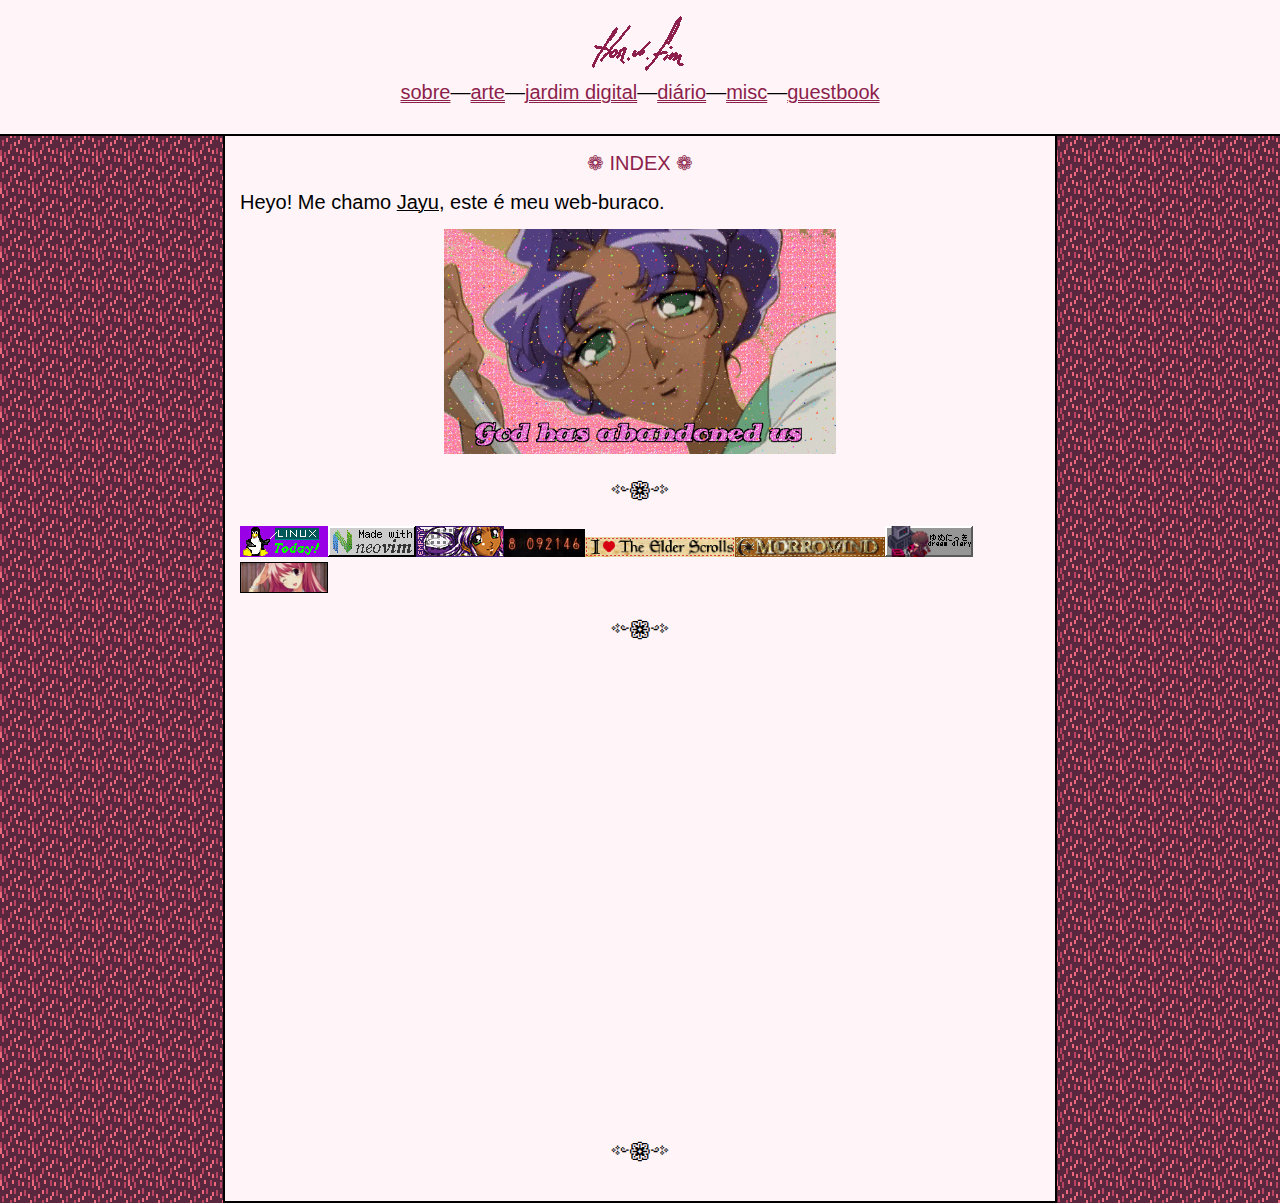
<file: index.html>
<!DOCTYPE html>
<html lang="pt">
<head>
<link rel="stylesheet" href="/style.css">
<link rel="stylesheet" href="https://onlywonder.neocities.org/jrockwebring/onionring.css">
<meta charset="UTF-8">
<meta http-equiv="X-UA-Compatible" content="IE=edge">
<meta name="viewport" content="width=device-width, initial-scale=1.0">
<style>
.aligncenter {
    text-align: center;
}
</style>
<title>flor・do・fim</title>
</head>
<body>
<nav>
<a href="/"><img src="/assets/pictures/title.png"></a>
<p><a href="/about/">sobre</a>—<a href="/art/">arte</a>—<a href="/digitalgarden/">jardim digital</a>—<a href="/journal/journal.html">diário</a>—<a href="/misc/">misc</a>—<a href="https://flor-do-fim.atabook.org/">guestbook</a>
</nav>
<article>
<h1 id="index">index</h1>
<p>Heyo! Me chamo <strong>Jayu</strong>, este é meu web-buraco.</p>
<p class="aligncenter"><img src="/assets/pictures/aghau.gif" class="aligncenter" height="225px"></p>
<hr>
<p class="aligncenter">
<div id='jrock'>
  <script type="text/javascript" src="https://onlywonder.neocities.org/jrockwebring/onionring-variables.js"></script>
  <script type="text/javascript" src="https://onlywonder.neocities.org/jrockwebring/onionring-widget.js"></script>
</div>
<img src="/assets/buttons-stamps-blinkies-etc/linux.gif"><img src="/assets/buttons-stamps-blinkies-etc/neovim.gif"><a href="https://ohtori.nu"><img src="/assets/buttons-stamps-blinkies-etc/anthy.gif"></a><img src="/assets/buttons-stamps-blinkies-etc/steinsgate.gif"><img src="/assets/buttons-stamps-blinkies-etc/tes.gif"><img src="/assets/buttons-stamps-blinkies-etc/morrowind.gif"><img src="/assets/buttons-stamps-blinkies-etc/yumenikki.gif"><img src="/assets/buttons-stamps-blinkies-etc/chaoshead.png">
</p>
<hr>
<iframe src="https://www3.cbox.ws/box/?boxid=3551983&boxtag=aDcwaX" width="100%" height="450" allowtransparency="yes" allow="autoplay" frameborder="0" marginheight="0" marginwidth="0" scrolling="auto"></iframe>
<hr>
</article>
</body>
</html>
</file>
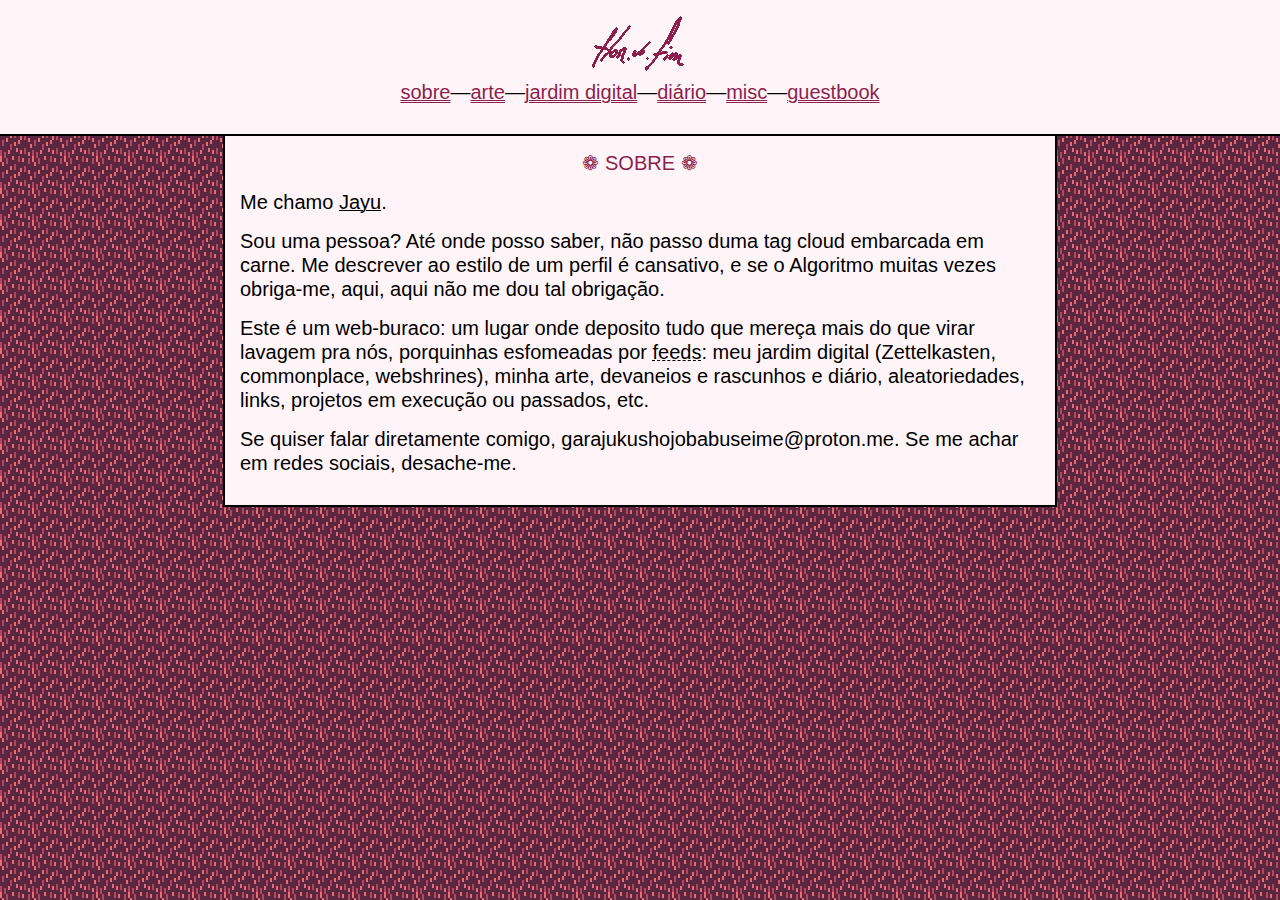
<file: about/index.html>
<!DOCTYPE html>
<html lang="pt">
<head>
<link rel="stylesheet" href="/style.css">
<meta charset="UTF-8">
<meta http-equiv="X-UA-Compatible" content="IE=edge">
<meta name="viewport" content="width=device-width, initial-scale=1.0">
<title>sobre | flor・do・fim</title>
</head>
<body>
<nav>
<a href="/"><img src="/assets/pictures/title.png"></a>
<p><a href="/about/">sobre</a>—<a href="/art/">arte</a>—<a href="/digitalgarden/">jardim digital</a>—<a href="/journal/journal.html">diário</a>—<a href="/misc/">misc</a>—<a href="https://flor-do-fim.atabook.org/">guestbook</a>
</nav>
<article>
<h1 id="about">sobre</h1>

<div><p>Me chamo <strong>Jayu</strong>.</p>
<p>Sou uma pessoa? Até onde posso saber, não passo duma tag cloud embarcada em carne. Me descrever ao estilo de um perfil é cansativo, e se o Algoritmo muitas vezes obriga-me, aqui, aqui não me dou tal obrigação.</p>
<p>Este é um web-buraco: um lugar onde deposito tudo que mereça mais do que virar lavagem pra nós, porquinhas esfomeadas por <em>feeds</em>: meu jardim digital (Zettelkasten, commonplace, webshrines), minha arte, devaneios e rascunhos e diário, aleatoriedades, links, projetos em execução ou passados, etc.</p>
<p>Se quiser falar diretamente comigo, garajukushojobabuseime@proton.me. Se me achar em redes sociais, desache-me.</p>
</div>
</article>
</body>
</html>
</file>
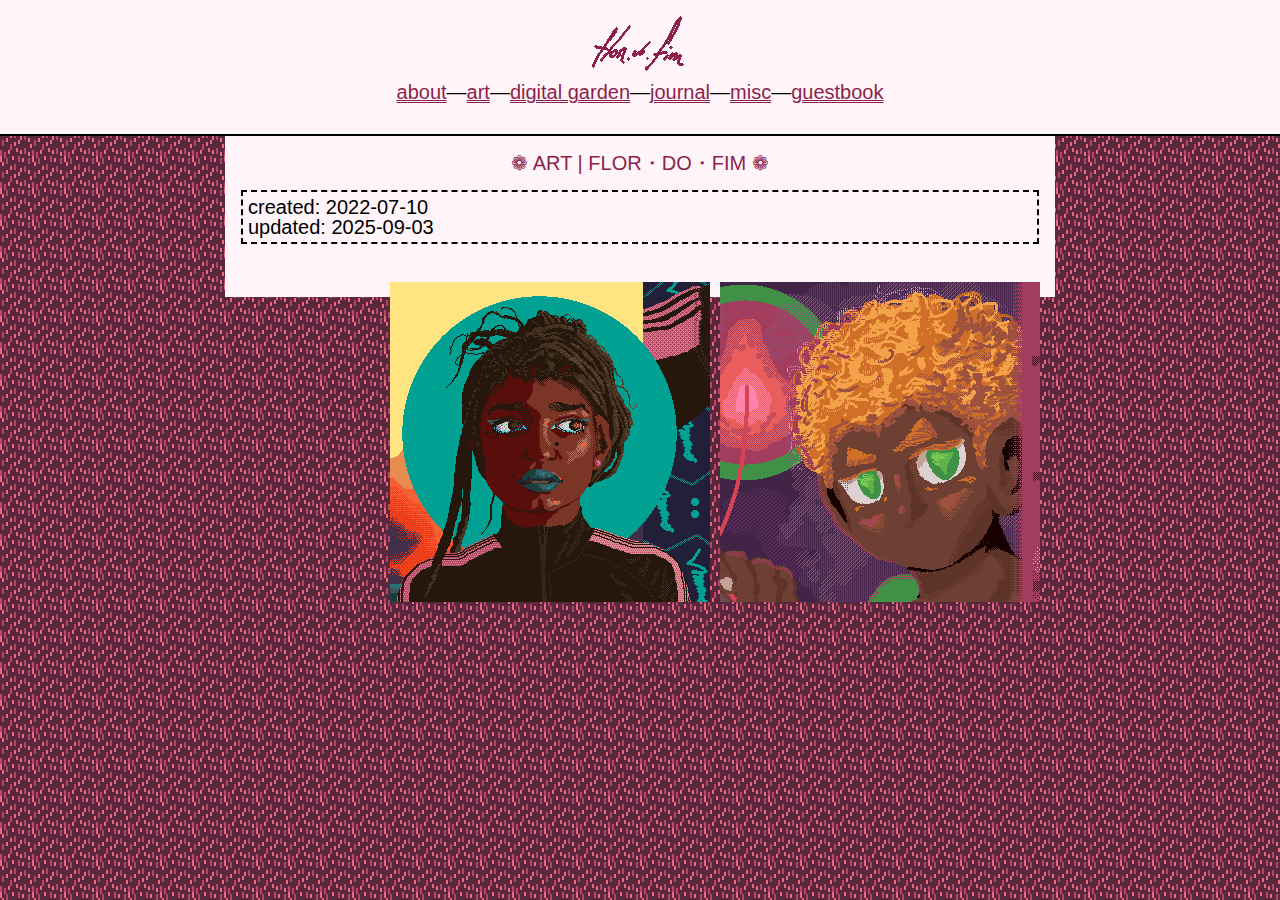
<file: art/index.html>
<!DOCTYPE html>
<html lang="en">
<head>
<link rel="stylesheet" href="/style.css">
<style>
	article {
		border-left: none;
		border-right: none;
		border-bottom: none;
	}
</style>
<meta charset="UTF-8">
<meta http-equiv="X-UA-Compatible" content="IE=edge">
<meta name="viewport" content="width=device-width, initial-scale=1.0">
<title>flor・do・fim</title>
</head>
<body>
<nav>
<a href="/"><img src="/assets/pictures/title.png"></a>
<p><a href="/about/">about</a>—<a href="/art/">art</a>—<a href="/digitalgarden/">digital garden</a>—<a href="/journal/journal.html">journal</a>—<a href="/misc/">misc</a>—<a href="https://flor-do-fim.atabook.org/">guestbook</a>
</nav>
<article>
<h1 id="index">art | flor・do・fim</h1>

<pre><code>created: 2022-07-10
updated: 2025-09-03
</code></pre>
<br>
<div><picture><a href="/art/1-towerborn-magdalene.html"><img style="float: right; padding-left: 10px; max-width: 50%; max-height: 50%" src="/art/t1.png"></a></picture></div>
<div><picture><a href="/art/2-iara-repeated-tree-pruned-tree.html"><img style="float: right; padding-left: 10px; max-width: 50%; max-height: 50%" src="/art/t2.png"></a></picture></div>

</article>
</body>
</html>
</file>
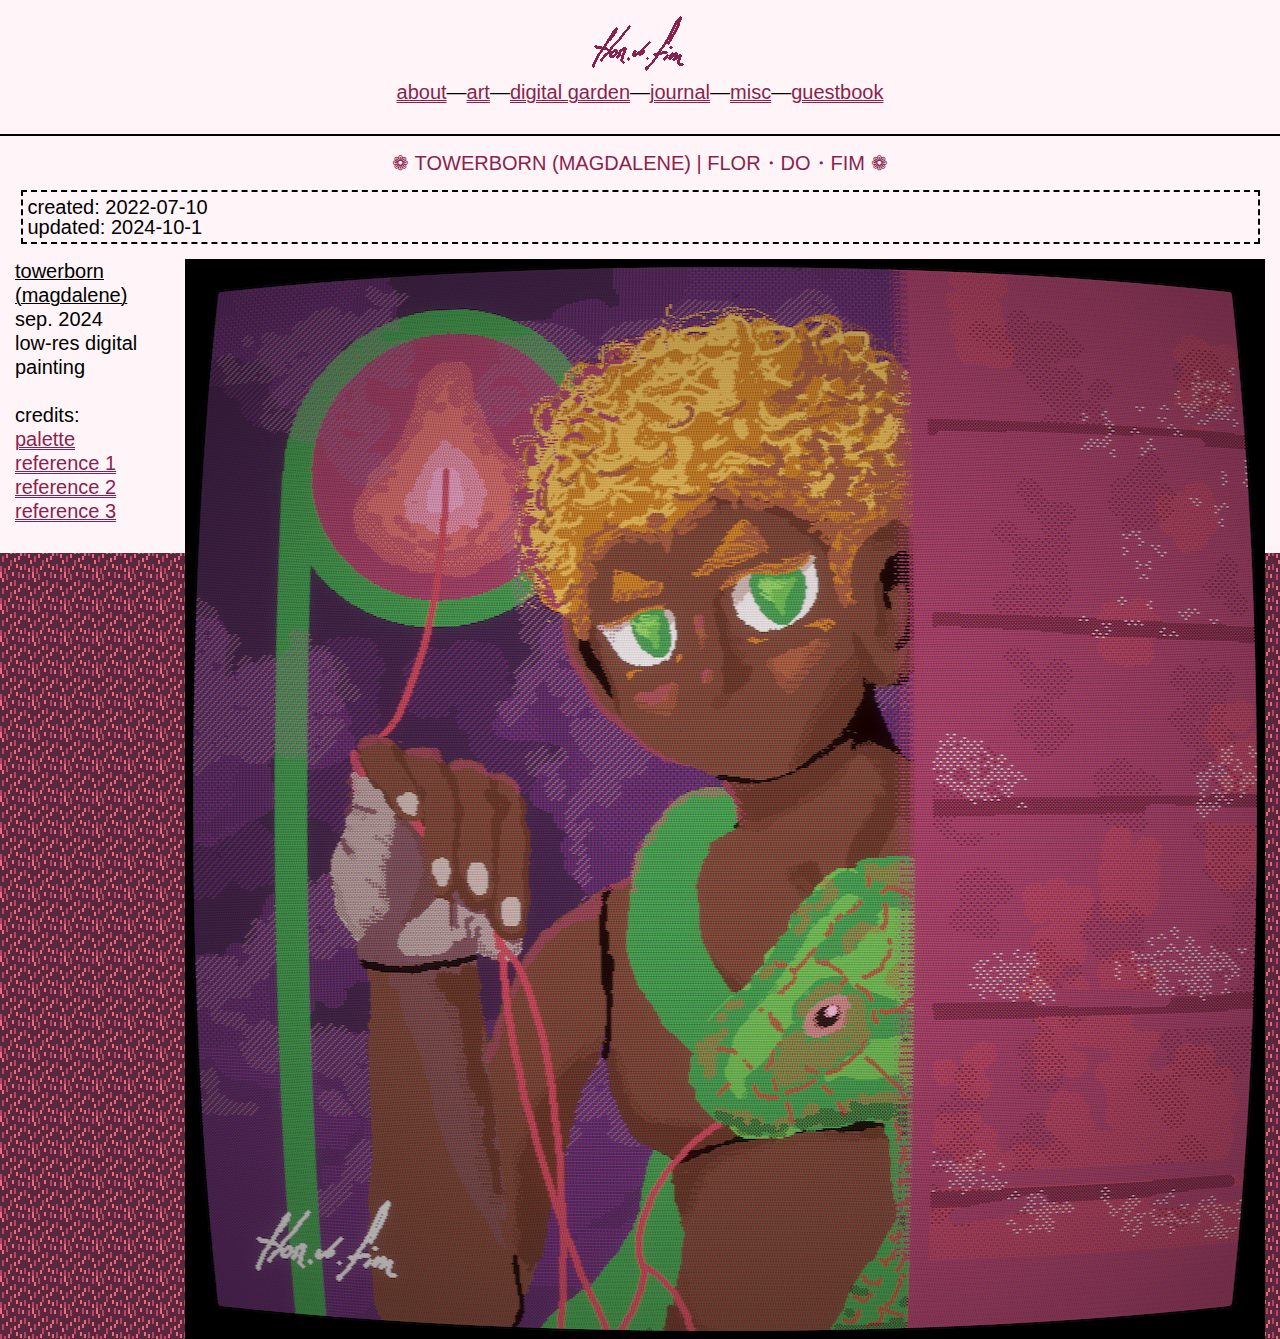
<file: art/1-towerborn-magdalene.html>
<!DOCTYPE html>
<html lang="en">
<head>
<link rel="stylesheet" href="/style.css">
<style>
	article {
		max-width: 1280px !important;
		border-left: none !important;
		border-right: none !important;
		border-bottom: none !important;
	}
</style>
<meta charset="UTF-8">
<meta http-equiv="X-UA-Compatible" content="IE=edge">
<meta name="viewport" content="width=device-width, initial-scale=1.0">
<title>towerborn (magdalene) | flor・do・fim</title>
</head>
<body>
<nav>
<a href="/"><img src="/assets/pictures/title.png"></a>
<p><a href="/about/">about</a>—<a href="/art/">art</a>—<a href="/digitalgarden/">digital garden</a>—<a href="/journal/journal.html">journal</a>—<a href="/misc/">misc</a>—<a href="https://flor-do-fim.atabook.org/">guestbook</a>
</nav>
<article>
<h1 id="index">towerborn (magdalene) | flor・do・fim</h1>

<pre><code>created: 2022-07-10
updated: 2024-10-1
</code></pre>

<div><picture><img style="float: right; padding-left: 10px;" src="/art/1-towerborn-magdalene.png"></img></picture></div>

<p><strong>towerborn (magdalene)</strong><br>
sep. 2024<br>
low-res digital painting<br>
<br>
credits:<br>
<a href="https://lospec.com/palette-list/pitxel24">palette</a><br>
<a href="https://commons.wikimedia.org/wiki/File:Andrea_Solario_-_Mary_Magdalen_-_Walters_37509.jpg">reference 1</a><br>
<a href="https://commons.wikimedia.org/wiki/File:Illustrations_of_the_zoology_of_South_Africa_(6263861460).jpg">reference 2</a><br>
<a href="https://commons.wikimedia.org/wiki/File:Leontocephaline_at_Ostia_Antica_by_Franz_Cumont.jpg">reference 3</a><br>
</p>

</article>
</body>
</html>
</file>
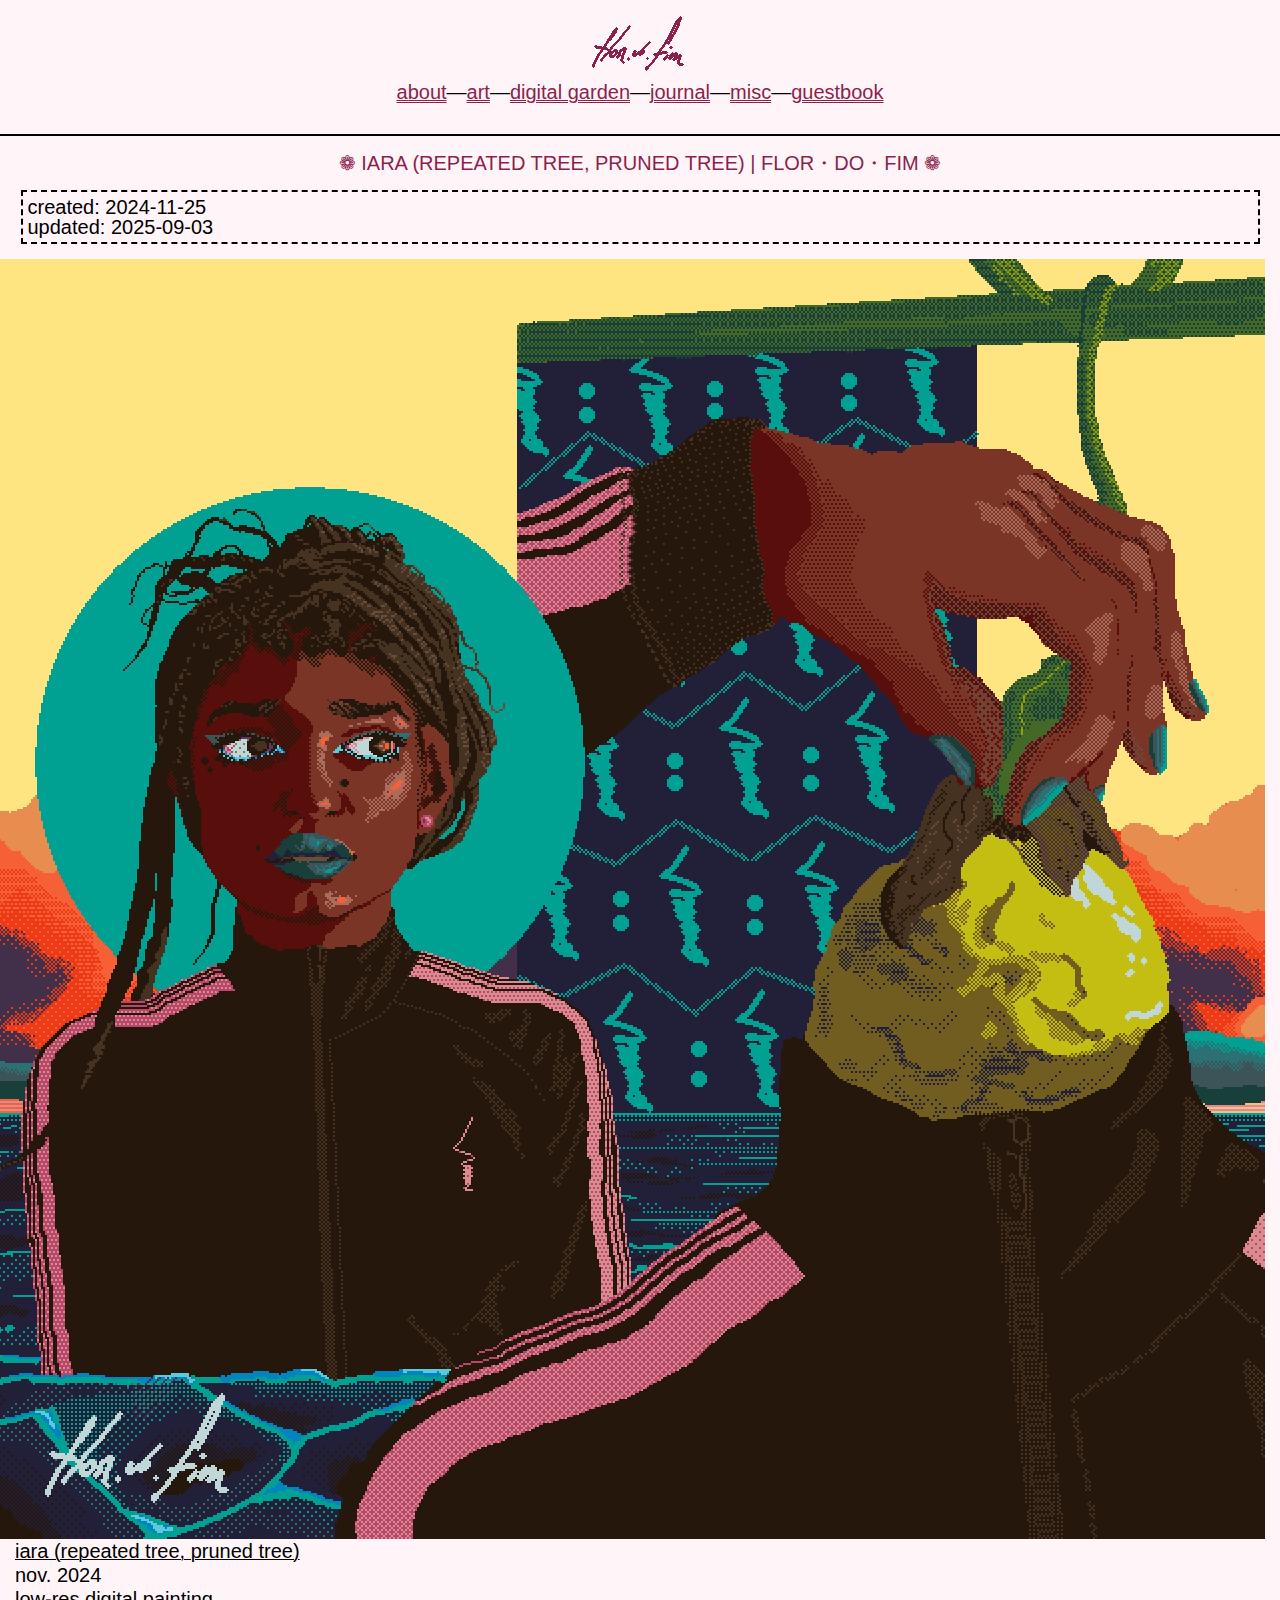
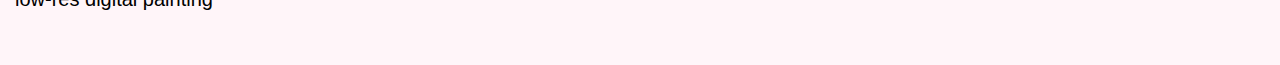
<file: art/2-iara-repeated-tree-pruned-tree.html>
<!DOCTYPE html>
<html lang="en">
<head>
<link rel="stylesheet" href="/style.css">
<style>
	article {
		max-width: 1280px !important;
		border-left: none !important;
		border-right: none !important;
		border-bottom: none !important;
	}
</style>
<meta charset="UTF-8">
<meta http-equiv="X-UA-Compatible" content="IE=edge">
<meta name="viewport" content="width=device-width, initial-scale=1.0">
<title>iara (repeated tree, pruned tree) | flor・do・fim</title>
</head>
<body>
<nav>
<a href="/"><img src="/assets/pictures/title.png"></a>
<p><a href="/about/">about</a>—<a href="/art/">art</a>—<a href="/digitalgarden/">digital garden</a>—<a href="/journal/journal.html">journal</a>—<a href="/misc/">misc</a>—<a href="https://flor-do-fim.atabook.org/">guestbook</a>
</nav>
<article>
<h1 id="index">iara (repeated tree, pruned tree) | flor・do・fim</h1>

<pre><code>created: 2024-11-25
updated: 2025-09-03
</code></pre>

<div><picture><img style="float: right; padding-left: 10px;" src="/art/2-iara-repeated-tree-pruned-tree.png"></picture></div>

<p><strong>iara (repeated tree, pruned tree)</strong><br>
nov. 2024<br>
low-res digital painting<br>
<br>

</article>
</body>
</html>
</file>
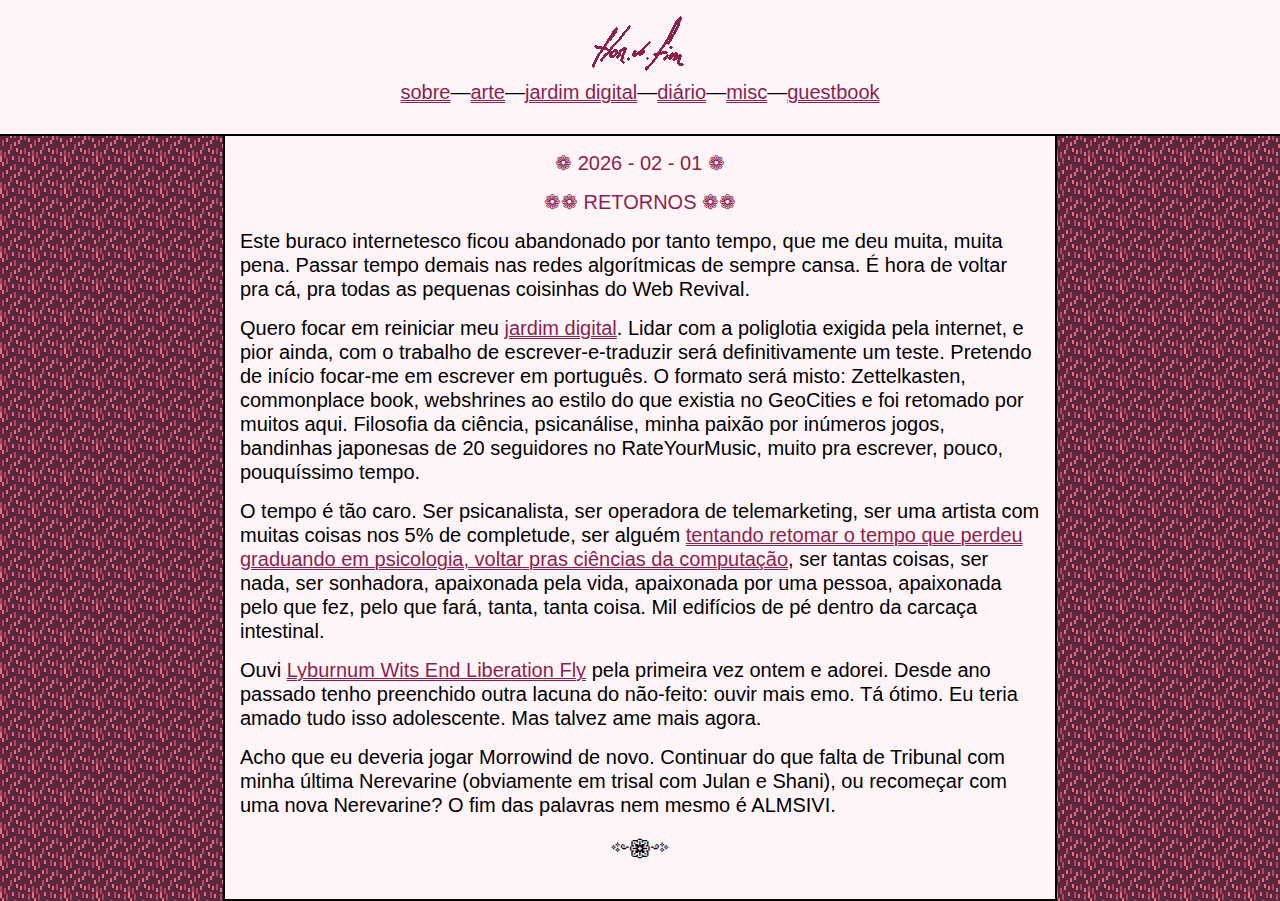
<file: journal/2026-02-01.html>
<!DOCTYPE html>
<html lang="pt">
<head>
<link rel="stylesheet" href="/style.css">
<link rel="stylesheet" href="https://onlywonder.neocities.org/jrockwebring/onionring.css">
<meta charset="UTF-8">
<meta http-equiv="X-UA-Compatible" content="IE=edge">
<meta name="viewport" content="width=device-width, initial-scale=1.0">
<title>2026 - 02 - 01 - Retornos</title>
</head>
<body>
<nav>
<a href="/"><img src="/assets/pictures/title.png"></a>
<p><a href="/about/">sobre</a>—<a href="/art/">arte</a>—<a href="/digitalgarden/">jardim digital</a>—<a href="/journal/journal.html">diário</a>—<a href="/misc/">misc</a>—<a href="https://flor-do-fim.atabook.org/">guestbook</a>
</nav>
<article>
<h1 id="index">2026 - 02 - 01</h1>

<h2 id="2026-02-01">Retornos</h2>

<p>Este buraco internetesco ficou abandonado por tanto tempo, que me deu muita, muita pena. Passar tempo demais nas redes algorítmicas de sempre cansa. É hora de voltar pra cá, pra todas as pequenas coisinhas do Web Revival.</p>
<p>Quero focar em reiniciar meu <a href="/digitalgarden">jardim digital</a>. Lidar com a poliglotia exigida pela internet, e pior ainda, com o trabalho de escrever-e-traduzir será definitivamente um teste. Pretendo de início focar-me em escrever em português. O formato será misto: Zettelkasten, commonplace book, webshrines ao estilo do que existia no GeoCities e foi retomado por muitos aqui. Filosofia da ciência, psicanálise, minha paixão por inúmeros jogos, bandinhas japonesas de 20 seguidores no RateYourMusic, muito pra escrever, pouco, pouquíssimo tempo.</p>
<p>O tempo é tão caro. Ser psicanalista, ser operadora de telemarketing, ser uma artista com muitas coisas nos 5% de completude, ser alguém <a href="https://github.com/6gstar">tentando retomar o tempo que perdeu graduando em psicologia, voltar pras ciências da computação</a>, ser tantas coisas, ser nada, ser sonhadora, apaixonada pela vida, apaixonada por uma pessoa, apaixonada pelo que fez, pelo que fará, tanta, tanta coisa. Mil edifícios de pé dentro da carcaça intestinal.</p>
<p>Ouvi <a href="https://www.youtube.com/playlist?list=OLAK5uy_mHJKjn6OzMvg96cXEwZTiSJcKEsyb7m14">Lyburnum Wits End Liberation Fly</a> pela primeira vez ontem e adorei. Desde ano passado tenho preenchido outra lacuna do não-feito: ouvir mais emo. Tá ótimo. Eu teria amado tudo isso adolescente. Mas talvez ame mais agora.</p>
<p>Acho que eu deveria jogar Morrowind de novo. Continuar do que falta de Tribunal com minha última Nerevarine (obviamente em trisal com Julan e Shani), ou recomeçar com uma nova Nerevarine? O fim das palavras nem mesmo é ALMSIVI.</p>
<hr />
</article>
</body>
</html>
</file>
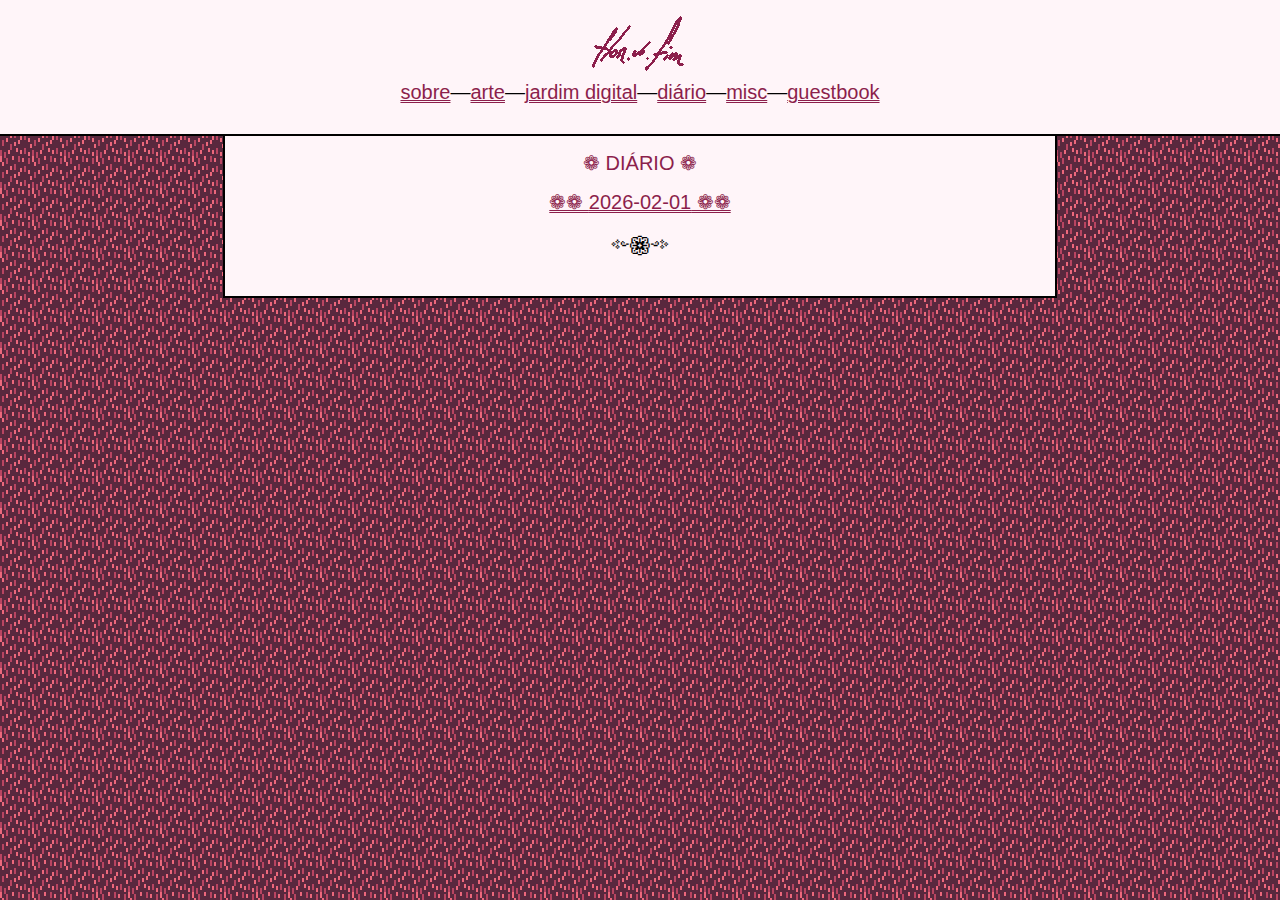
<file: journal/journal.html>
<!DOCTYPE html>
<html lang="pt">
<head>
<link rel="stylesheet" href="/style.css">
<link rel="stylesheet" href="https://onlywonder.neocities.org/jrockwebring/onionring.css">
<meta charset="UTF-8">
<meta http-equiv="X-UA-Compatible" content="IE=edge">
<meta name="viewport" content="width=device-width, initial-scale=1.0">
<title>diário | flor・do・fim</title>
</head>
<body>
<nav>
<a href="/"><img src="/assets/pictures/title.png"></a>
<p><a href="/about/">sobre</a>—<a href="/art/">arte</a>—<a href="/digitalgarden/">jardim digital</a>—<a href="/journal/journal.html">diário</a>—<a href="/misc/">misc</a>—<a href="https://flor-do-fim.atabook.org/">guestbook</a>
</nav>
<article>
<h1 id="index">diário</h1>

<a href="/journal/2026-02-01.html"><h2 id="2026-02-01">2026-02-01</h2></a>
<hr />
</article>
</body>
</html>
</file>
<file: style.css>
@font-face {
    font-family: 'Vectorcnxt';
    src: url('https://flor-do-fim.neocities.org/assets/fonts/Vectorcnxt.eot');
    src: url('https://flor-do-fim.neocities.org/assets/fonts/Vectorcnxt.eot?#iefix') format('embedded-opentype'),
        url('https://flor-do-fim.neocities.org/assets/fonts/Vectorcnxt.woff2') format('woff2'),
        url('https://flor-do-fim.neocities.org/assets/fonts/Vectorcnxt.woff') format('woff'),
        url('https://flor-do-fim.neocities.org/assets/fonts/Vectorcnxt.ttf') format('truetype'),
        url('https://flor-do-fim.neocities.org/assets/fonts/Vectorcnxt.svg#Vectorcnxt') format('svg');
    font-weight: 500;
    font-style: normal;
    font-display: swap;
}

:root {
	--black: #000000;
	--blue: #f5fffb;
	--bright-red: #b0275c;
	--dark-red: #8c1f4c;
	--white: #fff5f9;
	--background-color: var(--white);
	--foreground-color: var(--black);
	--highlight-color: var(--dark-red);
	--border-color: var(--black);
	}
html {
	--background-color: var(--white);
	--foreground-color: var(--black);
	--highlight-color: var(--dark-red);
	--border-color: var(--black);
}
:root {
	--heading-font-family: "Vectorcnxt", sans-serif;
	--body-font-family: "Vectorcnxt", sans-serif; 
	--small-font-family: "Vectorcnxt", sans-serif; 
	--monospace-font-family: "Vectorcnxt", sans-serif; 
}

html, body {
	background-image: url(/assets/pictures/yn1.png);;
	color: var(--foreground-color);
}
header, nav, footer, article {
	background-color: var(--background-color);
	color: var(--foreground-color);
}
nav > h1 {
	color: var(--foreground-color);
}
nav > h1 > a, nav > h1 > a:visited {
	color: var(--foreground-color);
}
nav > h1 > a:hover {
	color: var(--highlight-color);
	background-color: var(--background-color);
}
h1, h2, h3, h4, h5, h6 {
	color: var(--highlight-color);
}

h1 > strong {
	color: var(--foreground-color);
}
h2 > strong {
	color: var(--foreground-color);
}
h3 > strong {
	color: var(--foreground-color);
}
h4 > strong {
	color: var(--foreground-color);
}
h5 > strong {
	color: var(--foreground-color);
}
h6 > strong {
	color: var(--foreground-color);
}
p {
	color: var(--foreground-color);
}
a, a:visited {
	color: var(--highlight-color);
	text-decoration: underline;
	text-decoration-style: double; 
	text-decoration-color: var(--highlight-color);
	text-decoration-thickness: 1px;
}
a:hover {
	background-color: var(--highlight-color);
	color: var(--background-color);
	text-decoration: underline; 
	text-decoration-style: double;
	text-decoration-color: var(--background-color);
	text-decoration-thickness: 1px;
}
nav > a, nav > a:visited, nav > a:hover, nav > h1 > a, nav > h1 > a:visited, nav > h1 > a:hover {
	text-decoration: unset;
}
button {
	background-color: var(--background-color);
	color: var(--foreground-color);
}
button:hover, form, input, select, option {
	background-color: var(--foreground-color);
	color: var(--background-color);
}
code, pre {
	color: var(--foreground-color);
}
hr {
	background: none;
	color: var(--foreground-color);
}
li::marker {
	color: var(--highlight-color);
}
/* Fonts */
html, body {
	font-family: var(--body-font-family);
	font-size: 20px;
}
nav {
	font-family: var(--small-font-family);
	font-size: 20px;
}
nav > h1 {
	font-family: var(--heading-font-family);
	font-size: 20px;
}
h1, h2, h3, h4, h5, h6 {
	font-family: var(--heading-font-family);
	font-weight: normal;
	line-height: 1.2em;
	text-transform: uppercase;
}
h1 {
	font-size: 20px;
}
h2 {
	font-size: 20px;
}
h3 {
	font-size: 20px;
}
h4 {
	font-size: 20px;
}
h5 {
	font-size: 20px;
}
h6 {
	font-size: 20px;
}
p {
	font-family: var(--body-font-family);
	font-size: 20px;
	line-height: 1.2em;
	text-align: start;
}
strong, b {
	font-weight: normal;
	font-style: normal;
	text-decoration: underline;
	text-decoration-thickness: 1px;
}
em, i {
	font-weight: normal;
	font-style: normal;
	text-decoration: underline;
	text-decoration-style: dashed;
	text-decoration-thickness: 1px;
}
strong > a, b > a, strong > a:visited, b > a:visited {
	letter-spacing: 8px;
	padding-left: 4px;
	padding-right: 4px;
	color: var(--highlight-color);
	text-decoration: underline; 
	text-decoration-style: double; 
	text-decoration-color: var(--highlight-color);
	text-decoration-thickness: 1px;
}
strong > a:hover, b > a:hover {
	background-color: var(--highlight-color);
	color: var(--background-color);
	text-decoration: underline; 
	text-decoration-style: double;
	text-decoration-color: var(--background-color);
	text-decoration-thickness: 1px;
}
em > a, i > a, em > a:visited, i > a:visited {
	color: var(--highlight-color);
	text-decoration: underline; 
	text-decoration-style: solid; 
	text-decoration-color: var(--highlight-color);
	text-decoration-thickness: 1px;
}
em > a:hover, i > a:hover {
	background-color: var(--highlight-color);
	color: var(--background-color);
	text-decoration: underline; 
	text-decoration-style: solid; 
	text-decoration-color: var(--background-color);
	text-decoration-thickness: 1px;
}
strong > em, em > strong, b > i, i > b, b > em, em > b, strong > i, i > strong {
	letter-spacing: 6px;
	padding-left: 4px;
	padding-right: 4px;
}
strong > em > a, em > strong > a, b > i > a, i > b > a, b > em > a, em > b > a, strong > i > a, i > strong > a, strong > em > a:visited, em > strong > a:visited, b > i > a:visited, i > b > a:visited, b > em > a:visited, em > b > a:visited, strong > i > a:visited, i > strong > a:visited
 {
	color: var(--highlight-color);
	text-decoration: overline; 
	text-decoration-style: double; 
	text-decoration-color: var(--highlight-color);
	text-decoration-thickness: 1px;
}
strong > em > a:hover, em > strong > a:hover, b > i > a:hover, i > b > a:hover, b > em > a:hover, em > b > a:hover, strong > i > a:hover, i > strong > a:hover {
	background-color: var(--highlight-color);
	color: var(--background-color);
	text-decoration: overline; 
	text-decoration-style: double; 
	text-decoration-color: var(--background-color);
	text-decoration-thickness: 1px;
}
code, pre {
	font-family: var(--monospace-font-family);
	font-size: 20px;
	line-height: 1em
}
hr {
	font-family: var(--body-font-family);
	font-weight: normal;
	line-height: 1.75em;
	font-size: 21px;
}
li::marker {
	font-family: var(--body-font-family) !important;
	font-weight: normal !important;
	font-size: 21px !important;
}
/* Position, width, flex, borders, paddings, margins, etc. */
html {
	margin: 0px;
	padding: 0px;
	width: 100%;
	height: 100%;
}
body {
	margin: 0px;
	padding: 0px;
	min-width: 100%;
	min-height: 100%;
}
nav {
	border-bottom: 2px solid #000000;
	padding: 15px;
	text-align: center
}
article {
	padding: 15px;
	margin-left: auto;
	margin-right: auto;
	margin-top: 0px;
	margin-bottom: 15px;
	border-left: 2px solid #000000;
	border-right: 2px solid #000000;
	border-bottom: 2px solid #000000;
	max-width: 800px;
}
h1, h2, h3, h4, h5, h6 {
	margin-top: 0px;
	margin-left: 0px;
	margin-right: 0px;
	margin-bottom: 15px;
	padding: 0px;
	text-align: center;
}
nav > h1 {
	margin-bottom: 15px;
	margin-left: 0px;
	margin-right: 0px;
	margin-top: 0px;
	padding: 0px;
}
p {
	margin-top: 0px;
	margin-left: 0px;
	margin-right: 0px;
	margin-bottom: 15px;
}
nav > p {
	text-align: center;
}
pre {
	border: 2px dashed var(--border-color);
	padding: 5px;
	margin-left: auto;
	margin-right: auto;
	width: 98%;
	margin-top: 0px;
	margin-bottom: 15px;
}
hr {
	border: 0px;
	margin-top: 15px;
	margin-bottom: 15px;
	padding: 0px;
}
ul {
	padding: 0px;
	margin-left: 21px;
	margin-top: 0px;
	margin-right: 0px;
	margin-bottom: 15px;
}
li {
	padding-left: 5px;
}
blockquote {
	border-left: 2px solid var(--border-color);
	border-bottom: 1px solid var(--border-color);
	padding-left: 5px;
	margin-left: 0px;
	margin-right: 0px;
	margin-top: 0px;
	margin-bottom: 15px;
	padding-right: 5px;
	padding-top: 0px;
	padding-bottom: 0px;
}
/* Content, :after, :before */
hr::after {
	content: '༻❁༺';
	display: block;
	text-align: center;
}
li::marker {
	content: '❁' !important;
}
h1::before, h1::after {
	content: ' ❁ '
}
h2::before, h2::after {
	content: ' ❁❁ '
}
h3::before, h3::after {
	content: ' ❁❁❁ '
}
h4::before, h4::after {
	content: ' ❁❁❁❁ '
}
h5::before, h5::after {
	content: ' ❁❁❁❁❁ '
}
h6::before, h6::after {
	content: ' ❁❁❁❁❁❁ '
}
nav > h1::before, nav > h1::after {
	content: '';
}
</file>
